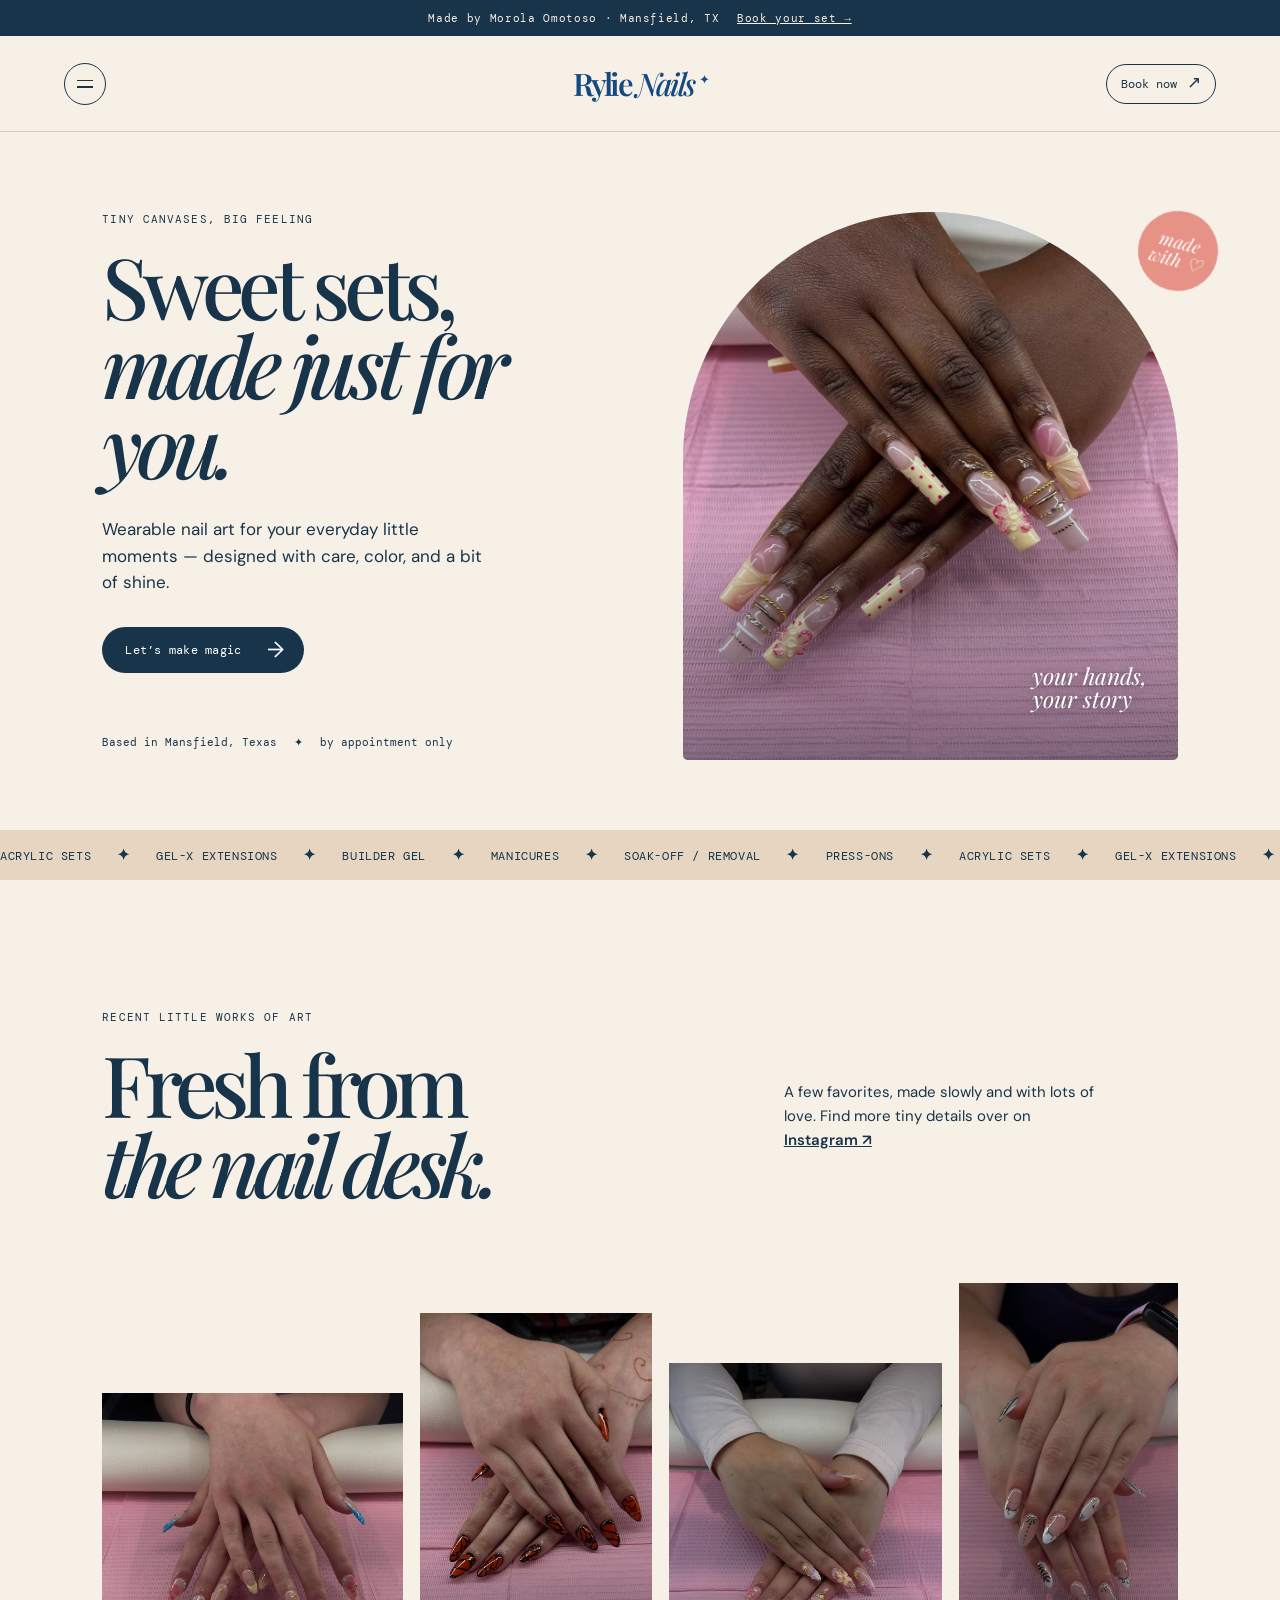
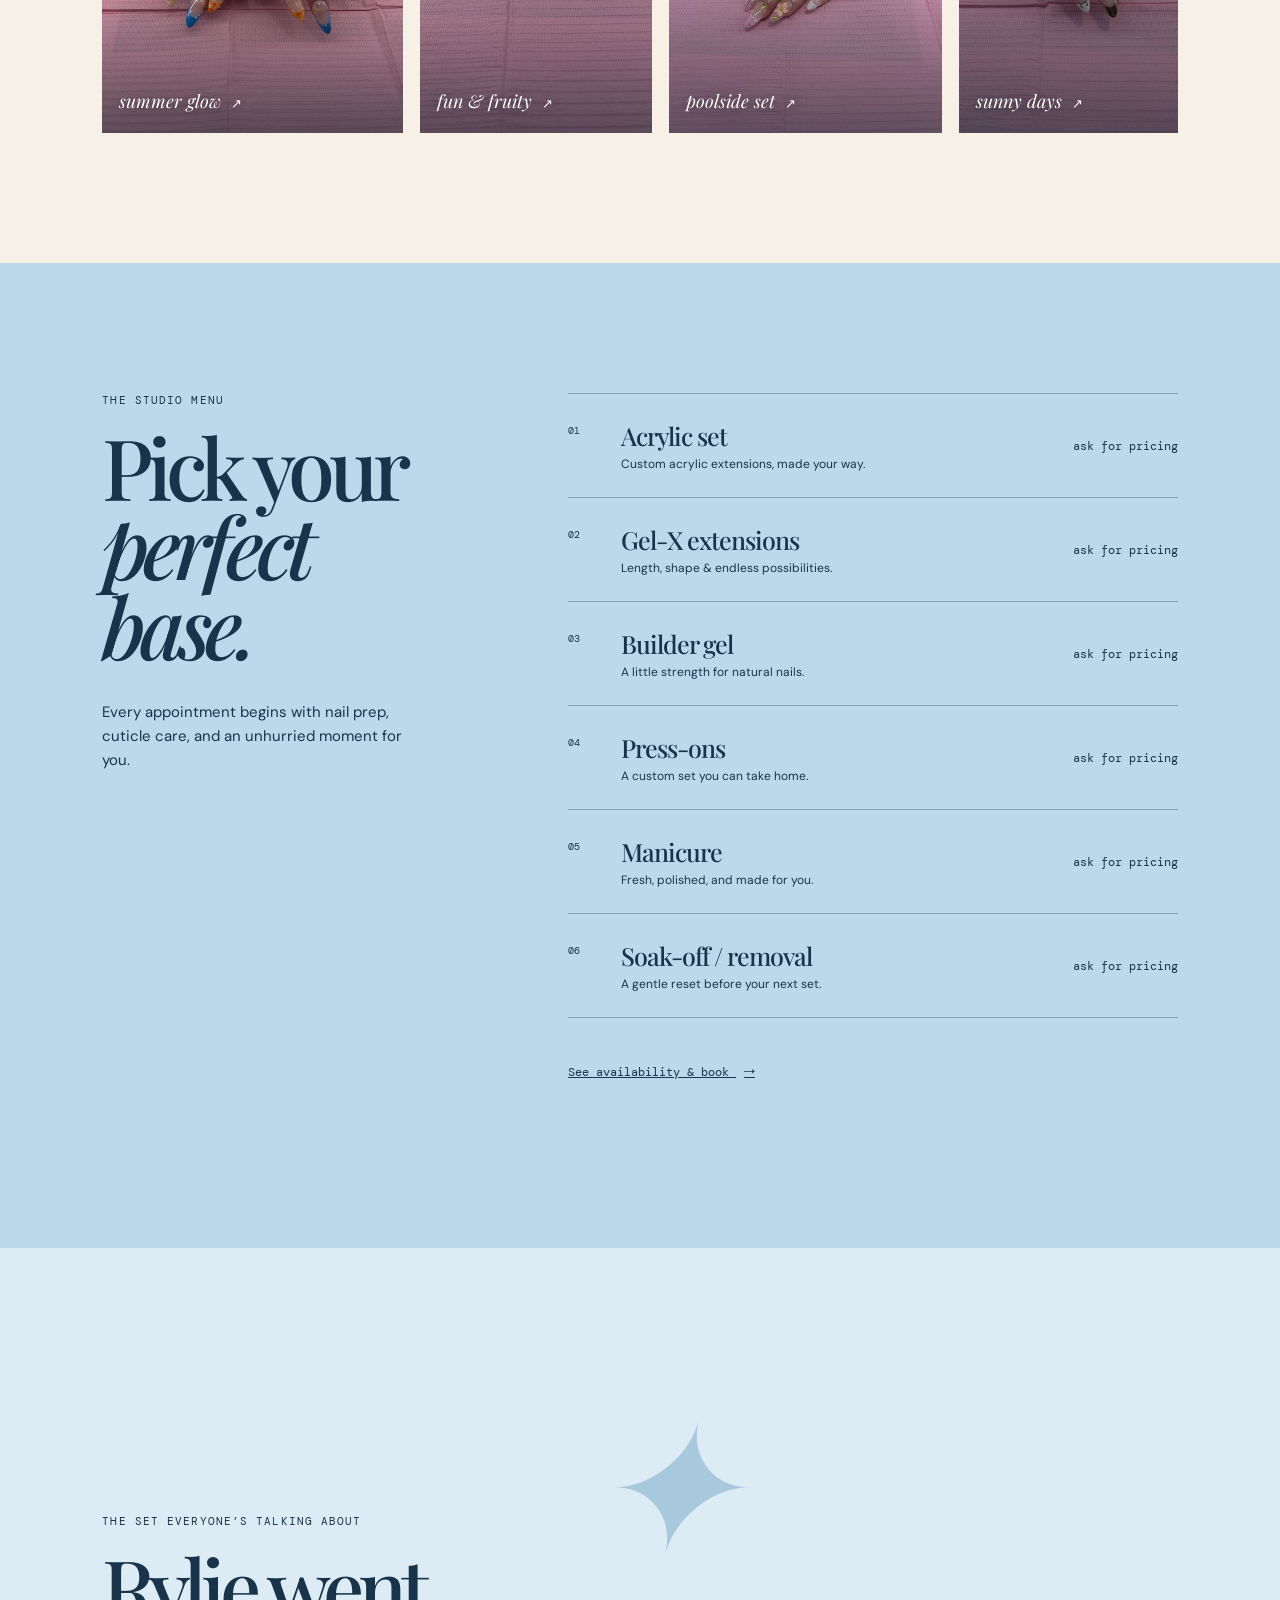
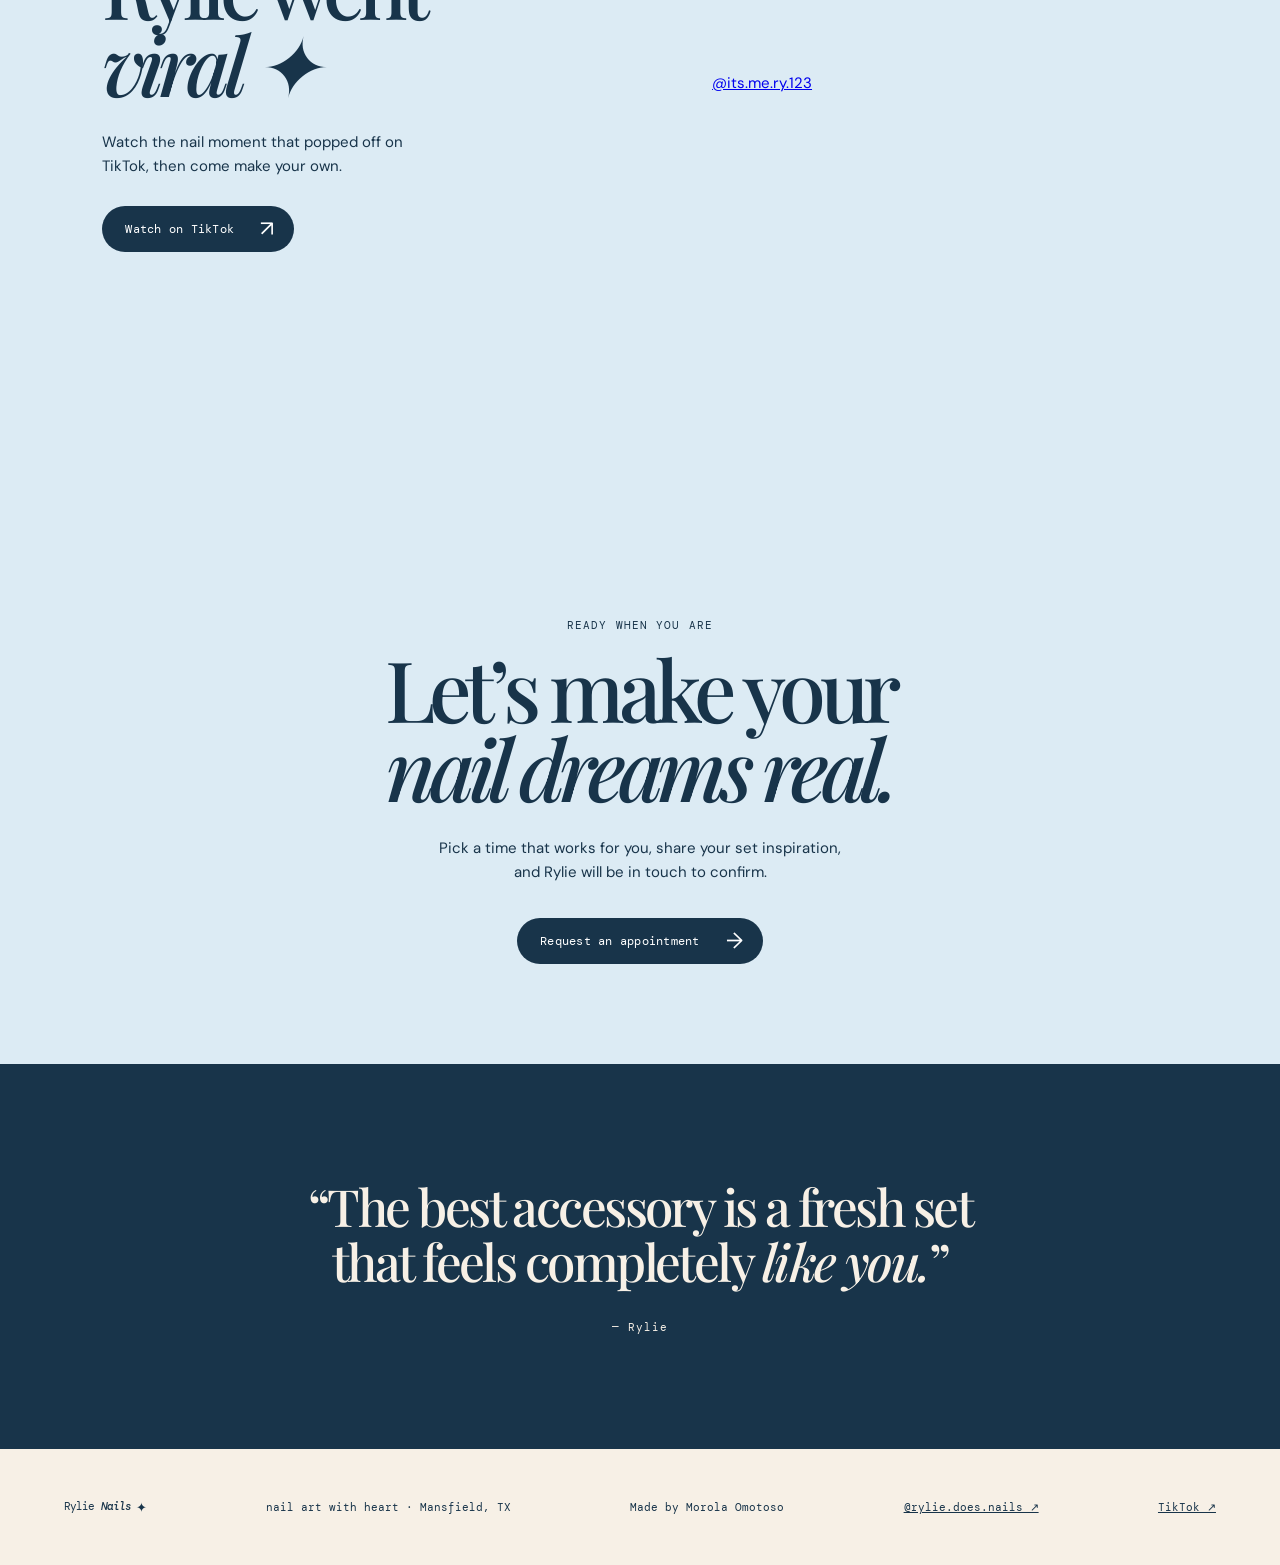
<file: index.html>
<!doctype html>
<html lang="en">
  <head>
    <meta charset="UTF-8" />
    <meta name="viewport" content="width=device-width, initial-scale=1.0" />
    <meta
      name="description"
      content="Rylie Does Nails — artful manicures with a little extra sparkle."
    />
    <title>Rylie Does Nails — Nail art, made sweet</title>
    <link rel="icon" type="image/png" href="assets/favicon.svg" />
    <link rel="preconnect" href="https://fonts.googleapis.com" />
    <link rel="preconnect" href="https://fonts.gstatic.com" crossorigin />
    <link
      href="https://fonts.googleapis.com/css2?family=DM+Mono:wght@400;500&family=DM+Sans:wght@400;500;600;700&family=Playfair+Display:ital,wght@0,500;0,600;1,500;1,600&display=swap"
      rel="stylesheet"
    />
    <link rel="stylesheet" href="styles.css" />
    <link rel="stylesheet" href="overrides.css" />
  </head>
  <body>
    <div class="announcement">
      Made by Morola Omotoso · Mansfield, TX
      <a href="book.html">Book your set →</a>
    </div>
    <header class="site-header">
      <button
        class="menu-toggle"
        type="button"
        aria-expanded="false"
        aria-controls="site-menu"
        aria-label="Open menu"
      >
        <span></span><span></span>
      </button>
      <a class="brand-name" href="#top" aria-label="Rylie Nails home"
        >Rylie <em>Nails</em><b>✦</b></a
      >
      <nav class="site-menu" id="site-menu" aria-label="Main navigation">
        <a href="index.html">Home</a><a href="work.html">Work</a
        ><a href="#menu">Menu</a><a href="book.html">Book</a
        ><a
          href="https://www.instagram.com/rylie.does.nails/"
          target="_blank"
          rel="noreferrer"
          >Instagram ↗</a
        >
        <a
          href="https://www.tiktok.com/@rylie.does.nails"
          target="_blank"
          rel="noreferrer"
          >TikTok ↗</a
        >
      </nav>
      <a class="mini-button" href="book.html">Book now <span>↗</span></a>
    </header>

    <main id="top">
      <section class="hero">
        <div class="hero-copy">
          <p class="eyebrow">Tiny canvases, big feeling</p>
          <h1>Sweet sets,<br /><i>made just for you.</i></h1>
          <p class="intro">
            Wearable nail art for your everyday little moments — designed with
            care, color, and a bit of shine.
          </p>
          <a class="button" href="book.html">Let’s make magic <span>→</span></a>
          <p class="hero-note">
            Based in Mansfield, Texas <span>✦</span> by appointment only
          </p>
        </div>
        <div class="hero-art" aria-label="A fresh nail set by Rylie Does Nails">
          <img
            src="assets/instagram-0.jpg"
            alt="Detailed pink and cream nail set by Rylie"
          />
          <p>your hands,<br />your story</p>
        </div>
        <div class="hero-sticker">made<br />with ♡</div>
      </section>

      <section class="marquee" aria-label="Services">
        <div class="marquee-track">
          <span
            >acrylic sets <b>✦</b> gel-x extensions <b>✦</b> builder gel
            <b>✦</b> manicures <b>✦</b> soak-off / removal <b>✦</b> press-ons
            <b>✦</b> acrylic sets <b>✦</b> gel-x extensions <b>✦</b> builder
            gel <b>✦</b> manicures <b>✦</b> soak-off / removal <b>✦</b>
            press-ons <b>✦</b> acrylic sets <b>✦</b> gel-x extensions <b>✦</b>
            builder gel <b>✦</b> manicures <b>✦</b> soak-off / removal
            <b>✦</b> press-ons <b>✦</b></span
          ><span aria-hidden="true"
            >acrylic sets <b>✦</b> gel-x extensions <b>✦</b> builder gel
            <b>✦</b> manicures <b>✦</b> soak-off / removal <b>✦</b> press-ons
            <b>✦</b> acrylic sets <b>✦</b> gel-x extensions <b>✦</b> builder
            gel <b>✦</b> manicures <b>✦</b> soak-off / removal <b>✦</b>
            press-ons <b>✦</b> acrylic sets <b>✦</b> gel-x extensions <b>✦</b>
            builder gel <b>✦</b> manicures <b>✦</b> soak-off / removal
            <b>✦</b> press-ons <b>✦</b></span
          >
        </div>
      </section>

      <section class="work section" id="work">
        <div class="section-heading">
          <p class="eyebrow">Recent little works of art</p>
          <h2>Fresh from<br /><i>the nail desk.</i></h2>
        </div>
        <p class="section-copy">
          A few favorites, made slowly and with lots of love. Find more tiny
          details over on
          <a
            href="https://www.instagram.com/rylie.does.nails/"
            target="_blank"
            rel="noreferrer"
            >Instagram ↗</a
          >
        </p>
        <div class="gallery">
          <a
            class="gallery-card card-1"
            href="https://www.instagram.com/p/DZ0-G9RFtr5/"
            target="_blank"
            rel="noreferrer"
            ><img src="assets/instagram-1.jpg" alt="Summer nail set by Rylie" />
            <p>summer glow <em>↗</em></p></a
          >
          <a
            class="gallery-card card-2"
            href="https://www.instagram.com/p/DZ0WWt3lrMQ/"
            target="_blank"
            rel="noreferrer"
            ><img src="assets/instagram-2.jpg" alt="Summer nail art by Rylie" />
            <p>fun &amp; fruity <em>↗</em></p></a
          >
          <a
            class="gallery-card card-3"
            href="https://www.instagram.com/p/DZ0KZZqFjGx/"
            target="_blank"
            rel="noreferrer"
            ><img
              src="assets/instagram-3.jpg"
              alt="Detailed bright nail set by Rylie"
            />
            <p>poolside set <em>↗</em></p></a
          >
          <a
            class="gallery-card card-4"
            href="https://www.instagram.com/p/DZKNNkzFgdd/"
            target="_blank"
            rel="noreferrer"
            ><img src="assets/instagram-4.jpg" alt="Summer manicure by Rylie" />
            <p>sunny days <em>↗</em></p></a
          >
        </div>
      </section>

      <section class="menu section" id="menu">
        <div class="menu-heading">
          <p class="eyebrow">The studio menu</p>
          <h2>Pick your<br /><i>perfect base.</i></h2>
          <p>
            Every appointment begins with nail prep, cuticle care, and an
            unhurried moment for you.
          </p>
        </div>
        <div class="price-list">
          <div class="price">
            <div>
              <span class="number">01</span>
              <h3>Acrylic set</h3>
              <p>Custom acrylic extensions, made your way.</p>
            </div>
            <strong>ask for pricing</strong>
          </div>
          <div class="price">
            <div>
              <span class="number">02</span>
              <h3>Gel-X extensions</h3>
              <p>Length, shape &amp; endless possibilities.</p>
            </div>
            <strong>ask for pricing</strong>
          </div>
          <div class="price">
            <div>
              <span class="number">03</span>
              <h3>Builder gel</h3>
              <p>A little strength for natural nails.</p>
            </div>
            <strong>ask for pricing</strong>
          </div>
          <div class="price">
            <div>
              <span class="number">04</span>
              <h3>Press-ons</h3>
              <p>A custom set you can take home.</p>
            </div>
            <strong>ask for pricing</strong>
          </div>
          <div class="price">
            <div>
              <span class="number">05</span>
              <h3>Manicure</h3>
              <p>Fresh, polished, and made for you.</p>
            </div>
            <strong>ask for pricing</strong>
          </div>
          <div class="price">
            <div>
              <span class="number">06</span>
              <h3>Soak-off / removal</h3>
              <p>A gentle reset before your next set.</p>
            </div>
            <strong>ask for pricing</strong>
          </div>
        </div>
        <a class="text-link" href="book.html"
          >See availability &amp; book <span>→</span></a
        >
      </section>

      <section class="viral-section">
        <div class="viral-copy">
          <p class="eyebrow">The set everyone’s talking about</p>
          <h2>Rylie went<br /><i>viral ✦</i></h2>
          <p>
            Watch the nail moment that popped off on TikTok, then come make your
            own.
          </p>
          <a
            class="button"
            href="https://www.tiktok.com/@its.me.ry.123/video/7511766101227883822"
            target="_blank"
            rel="noreferrer"
            >Watch on TikTok <span>↗</span></a
          >
        </div>
        <div class="tiktok-frame">
          <blockquote
            class="tiktok-embed"
            cite="https://www.tiktok.com/@its.me.ry.123/video/7511766101227883822"
            data-video-id="7511766101227883822"
            style="max-width: 605px; min-width: 325px"
          >
            <section>
              <a
                target="_blank"
                rel="noreferrer"
                href="https://www.tiktok.com/@its.me.ry.123"
                >@its.me.ry.123</a
              >
            </section>
          </blockquote>
        </div>
      </section>

      <section class="section home-booking">
        <p class="eyebrow">Ready when you are</p>
        <h2>Let’s make your<br /><i>nail dreams real.</i></h2>
        <p class="home-booking-copy">
          Pick a time that works for you, share your set inspiration, and
          Rylie will be in touch to confirm.
        </p>
        <a class="button" href="book.html"
          >Request an appointment <span>→</span></a
        >
      </section>

      <section class="quote">
        <p>
          “The best accessory is a fresh set<br />that feels completely
          <i>like you.</i>”
        </p>
        <span>— Rylie</span>
      </section>
    </main>
    <footer>
      <a
        class="brand-name footer-brand"
        href="#top"
        aria-label="Rylie Nails home"
        >Rylie <em>Nails</em><b>✦</b></a
      >
      <p>nail art with heart · Mansfield, TX</p>
      <p>Made by Morola Omotoso</p>
      <a
        href="https://www.instagram.com/rylie.does.nails/"
        target="_blank"
        rel="noreferrer"
        >@rylie.does.nails ↗</a
      >
      <a
        href="https://www.tiktok.com/@rylie.does.nails"
        target="_blank"
        rel="noreferrer"
        >TikTok ↗</a
      >
    </footer>
    <script async src="https://www.tiktok.com/embed.js"></script>
    <script src="script.js"></script>
  </body>
</html>
</file>
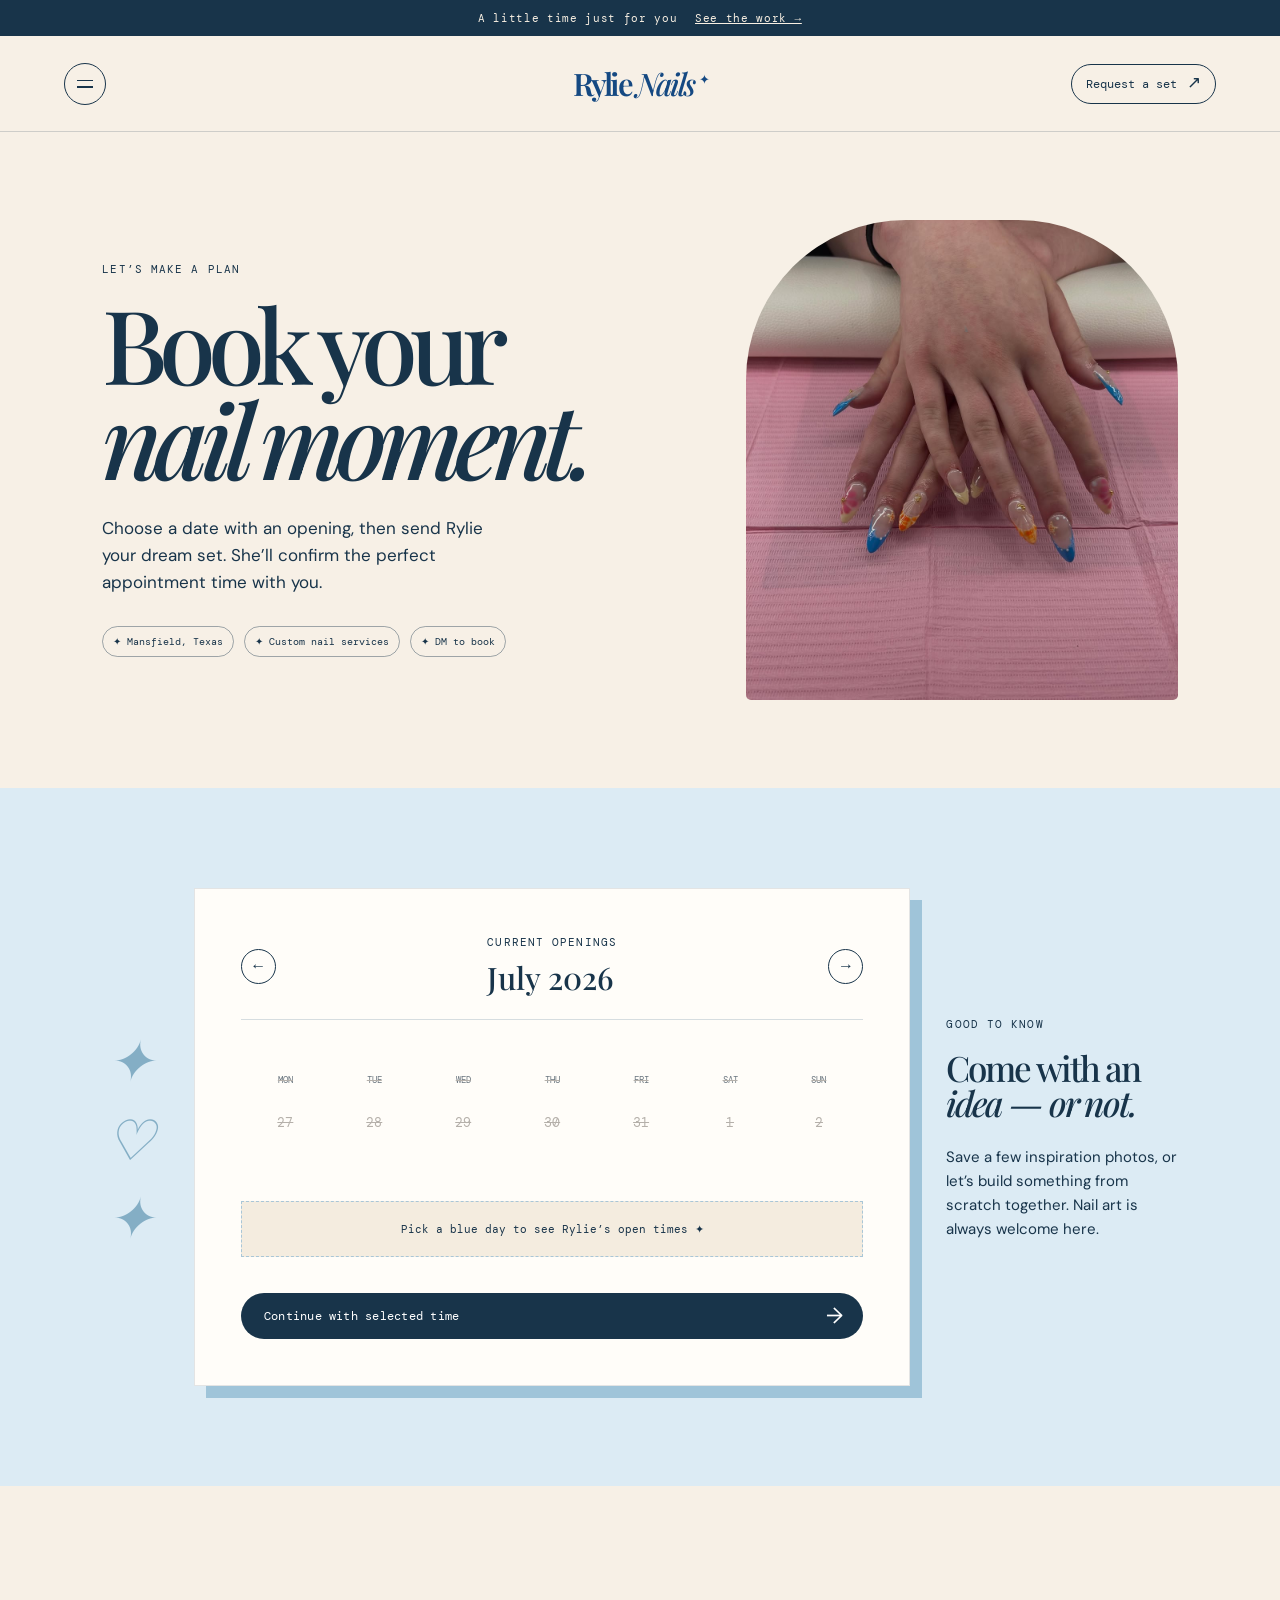
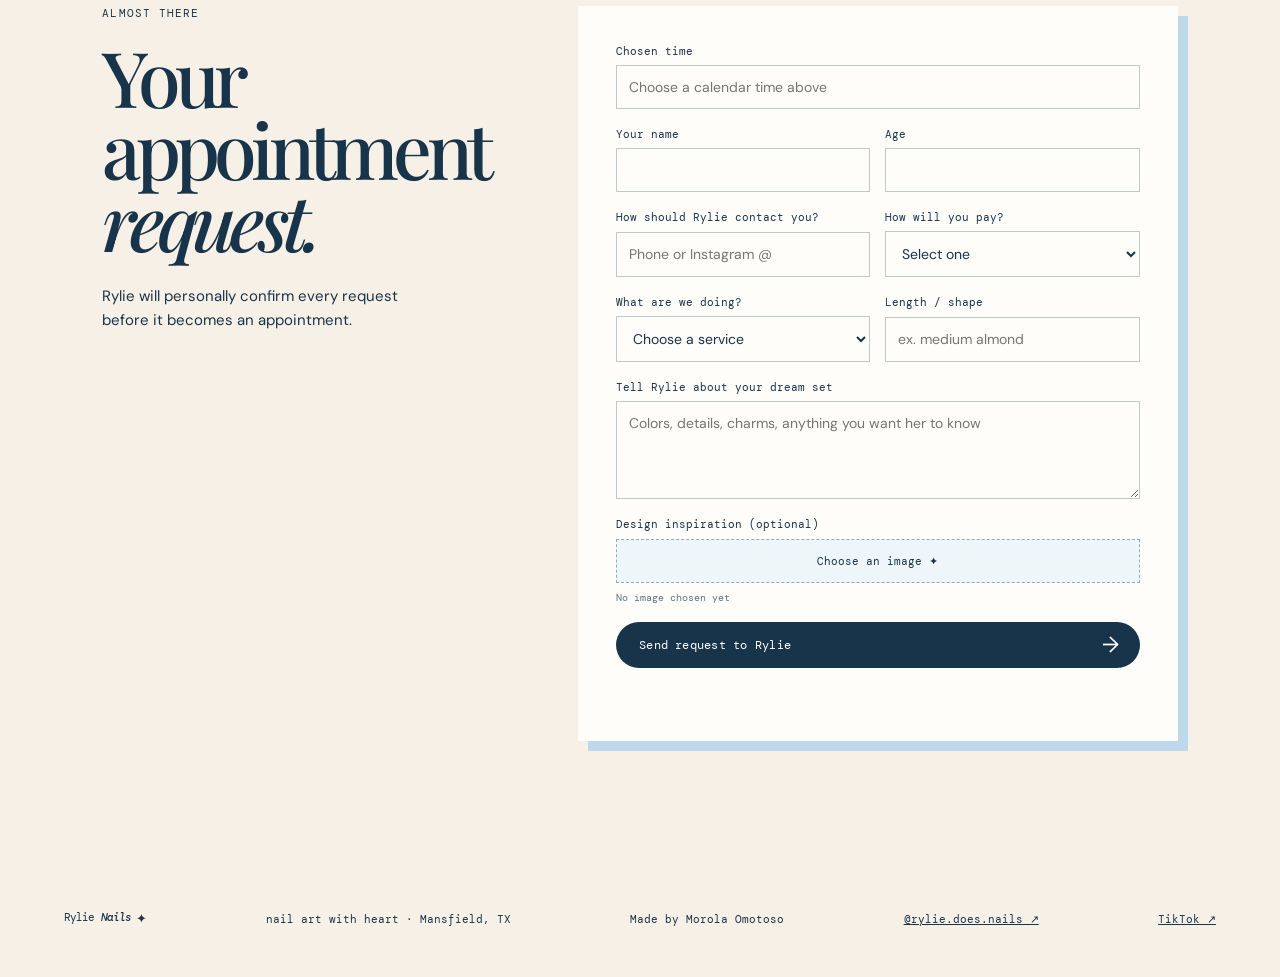
<file: book.html>
<!doctype html>
<html lang="en">
  <head>
    <meta charset="UTF-8" />
    <meta name="viewport" content="width=device-width,initial-scale=1.0" />
    <title>Book — Rylie Does Nails</title>
    <link rel="icon" type="image/png" href="assets/favicon.svg" />
    <link rel="preconnect" href="https://fonts.googleapis.com" />
    <link rel="preconnect" href="https://fonts.gstatic.com" crossorigin />
    <link
      href="https://fonts.googleapis.com/css2?family=DM+Mono:wght@400;500&family=DM+Sans:wght@400;500;600;700&family=Playfair+Display:ital,wght@0,500;0,600;1,500;1,600&display=swap"
      rel="stylesheet"
    />
    <link rel="stylesheet" href="styles.css" />
    <link rel="stylesheet" href="overrides.css" />
  </head>
  <body class="inner-page booking-page">
    <div class="announcement">
      A little time just for you <a href="work.html">See the work →</a>
    </div>
    <header class="site-header">
      <button
        class="menu-toggle"
        type="button"
        aria-expanded="false"
        aria-controls="site-menu"
        aria-label="Open menu"
      >
        <span></span><span></span>
      </button>
      <a class="brand-name" href="index.html" aria-label="Rylie Nails home"
        >Rylie <em>Nails</em><b>✦</b></a
      >
      <nav class="site-menu" id="site-menu" aria-label="Main navigation">
        <a href="index.html">Home</a><a href="work.html">Work</a
        ><a href="index.html#menu">Menu</a><a href="book.html">Book</a
        ><a
          href="https://www.instagram.com/rylie.does.nails/"
          target="_blank"
          rel="noreferrer"
          >Instagram ↗</a
        >
        <a
          href="https://www.tiktok.com/@rylie.does.nails"
          target="_blank"
          rel="noreferrer"
          >TikTok ↗</a
        >
      </nav>
      <a class="mini-button" href="#booking-form"
        >Request a set <span>↗</span></a
      >
    </header>
    <main>
      <section class="book-hero">
        <div>
          <p class="eyebrow">Let’s make a plan</p>
          <h1>Book your<br /><i>nail moment.</i></h1>
          <p>
            Choose a date with an opening, then send Rylie your dream set.
            She’ll confirm the perfect appointment time with you.
          </p>
          <div class="book-details">
            <span>✦ Mansfield, Texas</span
            ><span>✦ Custom nail services</span><span>✦ DM to book</span>
          </div>
        </div>
        <img
          src="assets/instagram-1.jpg"
          alt="Fresh summer manicure by Rylie"
        />
      </section>
      <section class="booking-calendar-section">
        <div class="calendar-decoration">✦<br />♡<br />✦</div>
        <div class="pretty-calendar">
          <div class="calendar-top">
            <button id="previous" aria-label="Previous week">←</button>
            <div>
              <p class="eyebrow">Current openings</p>
              <h2 id="calendarTitle">August 2026</h2>
            </div>
            <button id="next" aria-label="Next week">→</button>
          </div>
          <div class="calendar-days" id="calendar"></div>
          <div class="selected-slot" id="slotMessage">
            Pick a blue day to see Rylie’s open times ✦
          </div>
          <div class="time-slots" id="timeSlots" aria-live="polite"></div>
          <a class="button calendar-button" id="book" href="#booking-form"
            >Continue with selected time <span>→</span></a
          >
        </div>
        <div class="calendar-note">
          <p class="eyebrow">Good to know</p>
          <h3>Come with an<br /><i>idea — or not.</i></h3>
          <p>
            Save a few inspiration photos, or let’s build something from scratch
            together. Nail art is always welcome here.
          </p>
        </div>
      </section>
      <section class="request-section" id="booking-form">
        <div>
          <p class="eyebrow">Almost there</p>
          <h2>Your appointment<br /><i>request.</i></h2>
          <p>
            Rylie will personally confirm every request before it becomes an
            appointment.
          </p>
        </div>
        <form class="booking-form" id="bookingForm">
          <div class="form-row">
            <label
              >Chosen time<input
                id="chosenSlot"
                name="appointment"
                placeholder="Choose a calendar time above"
                required
                readonly
            /></label>
          </div>
          <div class="form-row split">
            <label
              >Your name<input
                name="name"
                autocomplete="name"
                required /></label
            ><label
              >Age<input name="age" type="number" min="13" max="99" required
            /></label>
          </div>
          <div class="form-row split">
            <label
              >How should Rylie contact you?<input
                name="contact"
                placeholder="Phone or Instagram @"
                required /></label
            ><label
              >How will you pay?<select name="payment" required>
                <option value="">Select one</option>
                <option>Cash</option>
                <option>Cash App</option>
                <option>Zelle</option>
                <option>Apple Pay</option>
                <option>Card at appointment</option>
              </select></label
            >
          </div>
          <div class="form-row split">
            <label
              >What are we doing?<select name="service" required>
                <option value="">Choose a service</option>
                <option>Gel-X extensions</option>
                <option>Acrylic set</option>
                <option>Builder gel</option>
                <option>Manicure</option>
                <option>Soak-off / removal</option>
                <option>Press-ons</option>
                <option>Structured manicure</option>
              </select></label
            ><label
              >Length / shape<input
                name="shape"
                placeholder="ex. medium almond"
            /></label>
          </div>
          <div class="form-row">
            <label
              >Tell Rylie about your dream set<textarea
                name="notes"
                rows="4"
                placeholder="Colors, details, charms, anything you want her to know"
              ></textarea>
            </label>
          </div>
          <div class="form-row">
            <span class="upload-title">Design inspiration (optional)</span>
            <input class="image-input" id="designUpload" name="design" type="file" accept="image/png,image/jpeg,image/webp" />
            <label class="upload-button" for="designUpload">Choose an image ✦</label>
            <span class="file-name" id="fileName">No image chosen yet</span>
          </div>
          <button class="button submit-request" type="submit">
            Send request to Rylie <span>→</span>
          </button>
          <p class="form-status" id="formStatus" aria-live="polite"></p>
        </form>
      </section>
    </main>
    <footer>
      <a class="brand-name footer-brand" href="index.html"
        >Rylie <em>Nails</em><b>✦</b></a
      >
      <p>nail art with heart · Mansfield, TX</p>
      <p>Made by Morola Omotoso</p>
      <a
        href="https://www.instagram.com/rylie.does.nails/"
        target="_blank"
        rel="noreferrer"
        >@rylie.does.nails ↗</a
      >
      <a
        href="https://www.tiktok.com/@rylie.does.nails"
        target="_blank"
        rel="noreferrer"
        >TikTok ↗</a
      >
    </footer>
    <script src="config.js"></script>
    <script src="script.js"></script>
  </body>
</html>
</file>
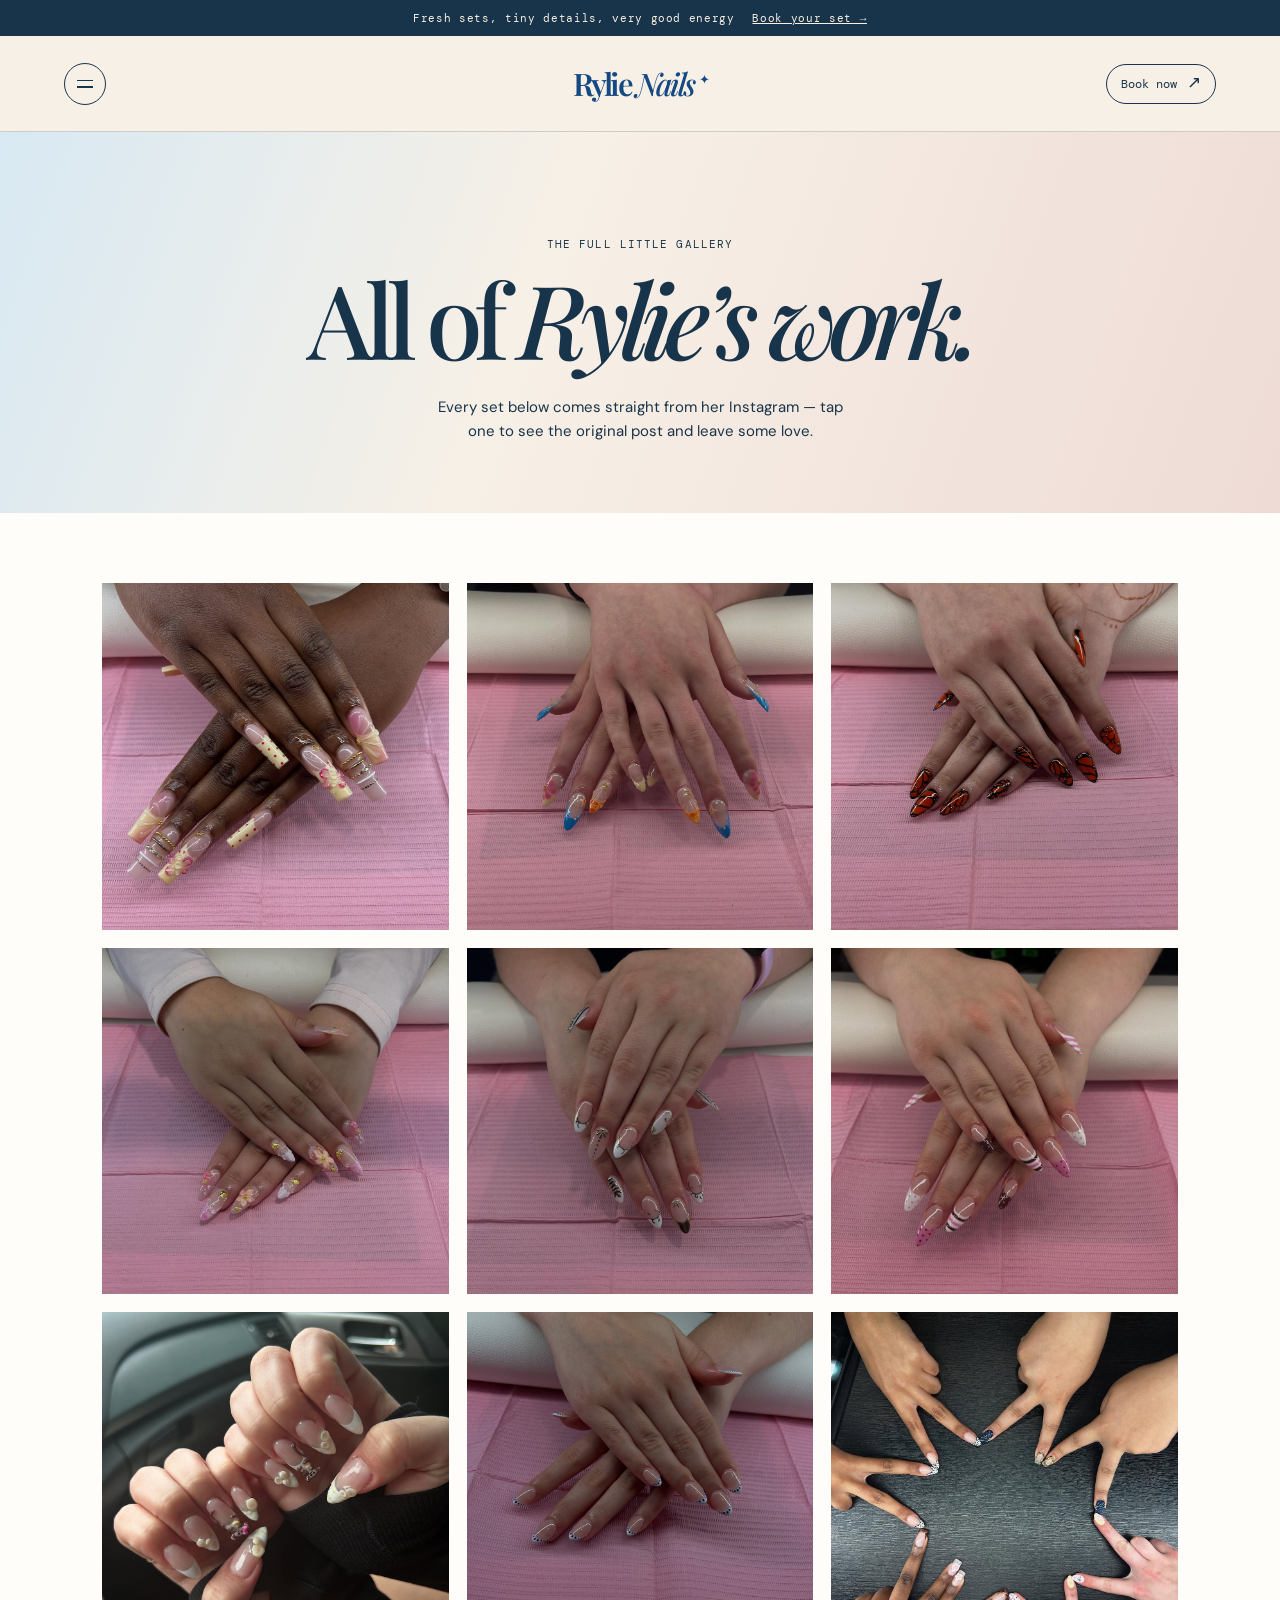
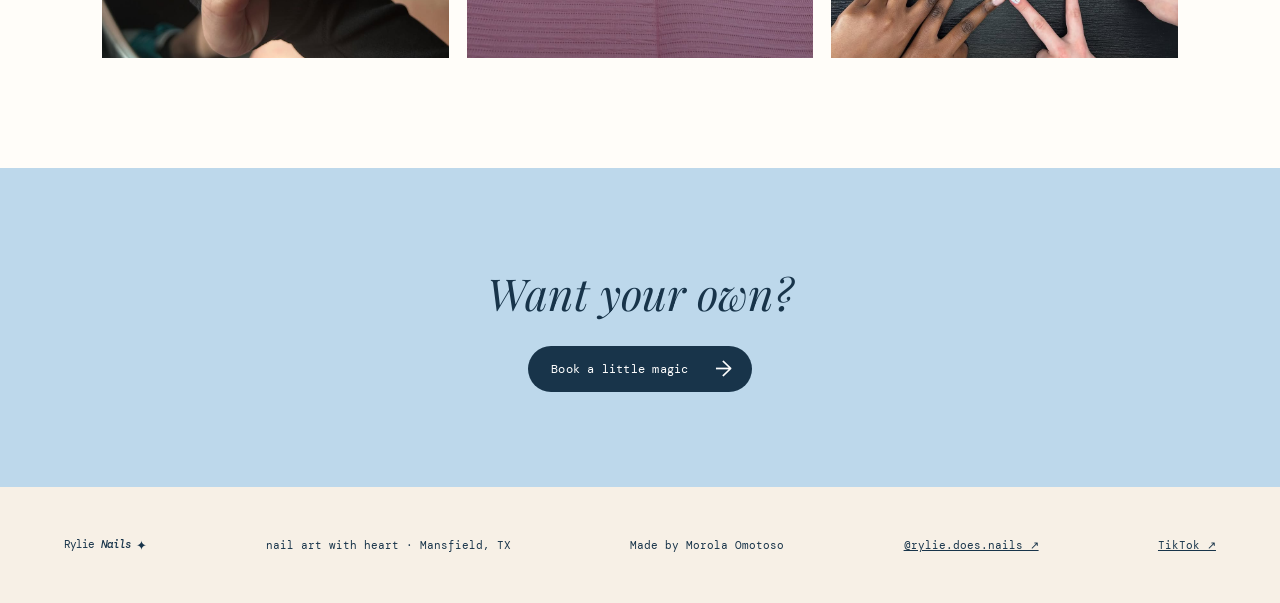
<file: work.html>
<!doctype html>
<html lang="en">
  <head>
    <meta charset="UTF-8" />
    <meta name="viewport" content="width=device-width,initial-scale=1.0" />
    <title>Work — Rylie Does Nails</title>
    <link rel="icon" type="image/png" href="assets/favicon.svg" />
    <link rel="preconnect" href="https://fonts.googleapis.com" />
    <link rel="preconnect" href="https://fonts.gstatic.com" crossorigin />
    <link
      href="https://fonts.googleapis.com/css2?family=DM+Mono:wght@400;500&family=DM+Sans:wght@400;500;600;700&family=Playfair+Display:ital,wght@0,500;0,600;1,500;1,600&display=swap"
      rel="stylesheet"
    />
    <link rel="stylesheet" href="styles.css" />
    <link rel="stylesheet" href="overrides.css" />
  </head>
  <body class="inner-page">
    <div class="announcement">
      Fresh sets, tiny details, very good energy
      <a href="book.html">Book your set →</a>
    </div>
    <header class="site-header">
      <button
        class="menu-toggle"
        type="button"
        aria-expanded="false"
        aria-controls="site-menu"
        aria-label="Open menu"
      >
        <span></span><span></span>
      </button>
      <a class="brand-name" href="index.html" aria-label="Rylie Nails home"
        >Rylie <em>Nails</em><b>✦</b></a
      >
      <nav class="site-menu" id="site-menu" aria-label="Main navigation">
        <a href="index.html">Home</a><a href="work.html">Work</a
        ><a href="index.html#menu">Menu</a><a href="book.html">Book</a
        ><a
          href="https://www.instagram.com/rylie.does.nails/"
          target="_blank"
          rel="noreferrer"
          >Instagram ↗</a
        >
        <a
          href="https://www.tiktok.com/@rylie.does.nails"
          target="_blank"
          rel="noreferrer"
          >TikTok ↗</a
        >
      </nav>
      <a class="mini-button" href="book.html">Book now <span>↗</span></a>
    </header>
    <main>
      <section class="work-hero">
        <p class="eyebrow">The full little gallery</p>
        <h1>All of <i>Rylie’s work.</i></h1>
        <p>
          Every set below comes straight from her Instagram — tap one to see the
          original post and leave some love.
        </p>
      </section>
      <section
        class="instagram-grid"
        aria-label="Rylie Does Nails Instagram work"
      >
        <a
          href="https://www.instagram.com/p/DaR6Q0WFp4o/"
          target="_blank"
          rel="noreferrer"
          ><img src="assets/instagram-0.jpg" alt="Nail art by Rylie" /><span
            >view post ↗</span
          ></a
        ><a
          href="https://www.instagram.com/p/DZ0-G9RFtr5/"
          target="_blank"
          rel="noreferrer"
          ><img src="assets/instagram-1.jpg" alt="Nail art by Rylie" /><span
            >view post ↗</span
          ></a
        ><a
          href="https://www.instagram.com/p/DZ0WWt3lrMQ/"
          target="_blank"
          rel="noreferrer"
          ><img src="assets/instagram-2.jpg" alt="Nail art by Rylie" /><span
            >view post ↗</span
          ></a
        ><a
          href="https://www.instagram.com/p/DZ0KZZqFjGx/"
          target="_blank"
          rel="noreferrer"
          ><img src="assets/instagram-3.jpg" alt="Nail art by Rylie" /><span
            >view post ↗</span
          ></a
        ><a
          href="https://www.instagram.com/p/DZKNNkzFgdd/"
          target="_blank"
          rel="noreferrer"
          ><img src="assets/instagram-4.jpg" alt="Nail art by Rylie" /><span
            >view post ↗</span
          ></a
        ><a
          href="https://www.instagram.com/p/DW49YkFFrwN/"
          target="_blank"
          rel="noreferrer"
          ><img src="assets/instagram-5.jpg" alt="Nail art by Rylie" /><span
            >view post ↗</span
          ></a
        ><a
          href="https://www.instagram.com/p/DKvFp0epmbf/"
          target="_blank"
          rel="noreferrer"
          ><img src="assets/instagram-6.jpg" alt="Nail art by Rylie" /><span
            >view post ↗</span
          ></a
        ><a
          href="https://www.instagram.com/p/DKdYMjJpuQw/"
          target="_blank"
          rel="noreferrer"
          ><img src="assets/instagram-7.jpg" alt="Nail art by Rylie" /><span
            >view post ↗</span
          ></a
        ><a
          href="https://www.instagram.com/p/DHjZuHKJ7yC/"
          target="_blank"
          rel="noreferrer"
          ><img src="assets/instagram-8.jpg" alt="Nail art by Rylie" /><span
            >view post ↗</span
          ></a
        >
      </section>
      <section class="work-cta">
        <p>Want your own?</p>
        <a class="button" href="book.html"
          >Book a little magic <span>→</span></a
        >
      </section>
    </main>
    <footer>
      <a class="brand-name footer-brand" href="index.html"
        >Rylie <em>Nails</em><b>✦</b></a
      >
      <p>nail art with heart · Mansfield, TX</p>
      <p>Made by Morola Omotoso</p>
      <a
        href="https://www.instagram.com/rylie.does.nails/"
        target="_blank"
        rel="noreferrer"
        >@rylie.does.nails ↗</a
      >
      <a
        href="https://www.tiktok.com/@rylie.does.nails"
        target="_blank"
        rel="noreferrer"
        >TikTok ↗</a
      >
    </footer>
    <script src="script.js"></script>
  </body>
</html>
</file>
<file: styles.css>
:root{--ink:#18344a;--blue:#bdd8eb;--sky:#dcebf4;--cream:#f7f0e6;--oat:#e7d7c4;--coral:#e69286;--white:#fffdf9;--mono:'DM Mono',monospace;--serif:'Playfair Display',serif;--sans:'DM Sans',sans-serif}*{box-sizing:border-box}html{scroll-behavior:smooth}body{margin:0;background:var(--cream);color:var(--ink);font-family:var(--sans);font-size:15px}.announcement{height:36px;background:var(--ink);color:#f9f0e3;text-align:center;font:11px var(--mono);letter-spacing:.06em;padding:11px}.announcement a{color:#f9f0e3;margin-left:10px}.site-header{height:96px;display:flex;align-items:center;justify-content:space-between;padding:0 5vw;border-bottom:1px solid rgba(24,52,74,.18)}.brand-logo{width:128px;height:68px;overflow:hidden;display:block;position:relative}.brand-logo img{position:absolute;width:193px;max-width:none;height:auto;left:-32px;top:-26px}.footer-logo{width:150px;height:80px}.footer-logo img{width:228px;left:-38px;top:-31px}.site-header nav{display:flex;gap:28px}.site-header nav a,.mini-button{font:12px var(--mono);color:var(--ink);text-decoration:none}.mini-button{border:1px solid var(--ink);padding:11px 14px;border-radius:30px}.mini-button span{font-size:17px;line-height:0;margin-left:3px}.hero{min-height:640px;padding:80px 8vw 70px;display:grid;grid-template-columns:1.03fr .97fr;gap:56px;position:relative;overflow:hidden}.eyebrow{font:11px var(--mono);letter-spacing:.1em;text-transform:uppercase;margin:0 0 20px}.hero h1,.section h2{font:500 clamp(48px,6.6vw,88px)/.94 var(--serif);letter-spacing:-.075em;margin:0}.hero h1 i,.section h2 i{font-weight:500}.intro{font-size:17px;line-height:1.55;max-width:385px;margin:32px 0}.button{display:inline-flex;align-items:center;gap:26px;background:var(--ink);color:white;text-decoration:none;border-radius:30px;padding:15px 20px 15px 23px;font:12px var(--mono);letter-spacing:.02em}.button span{font:22px var(--sans);line-height:10px}.hero-note{font:11px var(--mono);margin-top:62px}.hero-note span{margin:0 10px}.hero-art{min-height:458px;background:var(--blue);border-radius:260px 260px 5px 5px;position:relative;overflow:hidden}.hero-art .sun{position:absolute;width:290px;height:290px;border-radius:50%;background:#f8e7cd;right:-50px;top:-45px}.hero-art .shape{position:absolute;border-radius:50%;border:1px solid rgba(24,52,74,.15)}.shape.one{height:340px;width:340px;bottom:-180px;left:-60px}.shape.two{height:200px;width:200px;bottom:-120px;right:55px;background:#9ebed2}.hero-art p{position:absolute;right:31px;bottom:27px;font:italic 23px/1 var(--serif);z-index:2}.hand{position:absolute;background:#e8c4a8;width:142px;height:275px;border-radius:68px 68px 40px 40px;bottom:-40px;z-index:1;transform:rotate(18deg)}.hand-a{left:114px}.hand-b{left:255px;bottom:-70px;transform:rotate(-24deg);background:#ecc9ac}.hand span{position:absolute;background:#e8c4a8;width:26px;height:105px;border-radius:20px;top:-55px}.hand span:after{content:'';display:block;width:28px;height:38px;background:#f7f0e6;border:2px solid #e69286;border-radius:14px 14px 9px 9px;transform:translate(-1px,-5px)}.hand span:nth-child(1){left:9px}.hand span:nth-child(2){left:41px;top:-70px}.hand span:nth-child(3){left:73px;top:-60px}.hand span:nth-child(4){left:105px;top:-43px}.hero-sticker{position:absolute;right:4.5vw;top:75px;width:88px;height:88px;border-radius:50%;background:var(--coral);display:grid;place-items:center;text-align:center;color:white;font:italic 18px/1 var(--serif);transform:rotate(15deg);border:4px solid var(--cream)}.marquee{overflow:hidden;background:#e5d5c1;padding:15px 0;white-space:nowrap;font:12px var(--mono);text-transform:uppercase;letter-spacing:.05em}.marquee div{display:inline-block;animation:scroll 28s linear infinite}.marquee b{margin:0 18px;font-size:15px}@keyframes scroll{to{transform:translateX(-40%)}}.section{padding:130px 8vw}.work{display:grid;grid-template-columns:1.25fr .75fr;gap:25px}.section-copy{max-width:310px;line-height:1.6;margin:70px 0 0}.section-copy a{color:var(--ink);font-weight:600}.gallery{grid-column:1/-1;display:grid;grid-template-columns:1.1fr .85fr 1fr .8fr;align-items:end;gap:17px;margin-top:55px}.gallery-card{height:340px;padding:20px;position:relative;overflow:hidden;background:var(--sky)}.gallery-card:nth-child(2){height:420px;background:#d5c3b2}.gallery-card:nth-child(3){height:370px;background:#e7dce0}.gallery-card:nth-child(4){height:450px;background:#b2cbdc}.gallery-card p{position:absolute;bottom:2px;left:17px;font:italic 18px var(--serif)}.gallery-card em{font:13px var(--mono);margin-left:5px}.nails{display:flex;gap:7px;justify-content:center;transform:rotate(-18deg);margin-top:105px}.nails span{width:37px;height:145px;background:#e6bda1;border-radius:30px 30px 16px 16px;position:relative}.nails span:after{content:'';position:absolute;top:-5px;left:2px;width:33px;height:45px;border-radius:18px 18px 12px 12px;background:#9fc9e2;border:2px solid #f7f0e6}.nails-pink{transform:rotate(20deg);margin-top:100px}.nails-pink span:after{background:#f4c4c0;border-color:#faeee7}.nails-flower{transform:rotate(-6deg);margin-top:120px}.nails-flower span:after{background:#f7f3e9;border-color:#78a9cb}.nails-flower span:nth-child(even):after{background:#e9a8a2}.nails-chrome{transform:rotate(30deg);margin-top:150px}.nails-chrome span:after{background:#ded8c7;border-color:#fff}.menu{background:var(--blue);display:grid;grid-template-columns:.75fr 1.25fr;gap:100px}.menu-heading>p:last-of-type{max-width:320px;line-height:1.6;margin-top:35px}.price-list{border-top:1px solid rgba(24,52,74,.35)}.price{display:flex;align-items:center;justify-content:space-between;gap:20px;padding:25px 0;border-bottom:1px solid rgba(24,52,74,.35)}.price>div{display:grid;grid-template-columns:45px 1fr;column-gap:8px}.number{grid-row:1/3;font:10px var(--mono);padding-top:5px}.price h3{margin:0;font:500 25px var(--serif);letter-spacing:-.04em}.price p{margin:4px 0 0;font-size:12px}.price strong{font:12px var(--mono);white-space:nowrap}.text-link{grid-column:2;color:var(--ink);margin-top:-60px;font:12px var(--mono)}.text-link span{font-size:18px;margin-left:8px}.availability{display:grid;grid-template-columns:.84fr 1.16fr;gap:100px;align-items:start}.availability-intro>p:not(.eyebrow){line-height:1.6;max-width:300px;margin-top:34px}.legend{display:flex;gap:15px;flex-wrap:wrap;margin-top:45px;font:10px var(--mono)}.legend i{display:inline-block;width:8px;height:8px;border-radius:50%;margin-right:4px}.open-dot{background:var(--ink)}.few-dot{background:var(--coral)}.closed-dot{background:#c8c1b9}.calendar-wrap{background:var(--white);padding:33px}.calendar-head{display:flex;align-items:center;justify-content:space-between;border-bottom:1px solid #ded9d0;padding-bottom:19px}.calendar-head h3{font:500 25px var(--serif);margin:0}.calendar-head button{border:0;background:none;font-size:22px;color:var(--ink);cursor:pointer}.calendar-days{display:grid;grid-template-columns:repeat(7,1fr);margin:22px 0}.day{text-align:center;padding:12px 3px;font:11px var(--mono)}.day .name{display:block;color:#6c7780;font-size:9px;margin-bottom:13px;text-transform:uppercase}.date{display:grid;place-items:center;width:32px;height:32px;border-radius:50%;margin:auto}.day.open .date,.day.few .date{cursor:pointer}.day.open .date{background:var(--ink);color:white}.day.few .date{background:var(--coral);color:white}.day.closed{color:#b5b0aa;text-decoration:line-through}.selected-slot{text-align:center;background:#eff6f9;padding:15px;font:11px var(--mono);min-height:42px}.calendar-button{margin-top:17px;width:100%;justify-content:space-between}.quote{background:var(--ink);color:var(--cream);text-align:center;padding:115px 30px}.quote p{font:500 clamp(30px,4vw,53px)/1.08 var(--serif);letter-spacing:-.05em;margin:0}.quote span{display:block;font:11px var(--mono);margin-top:31px;letter-spacing:.1em}footer{padding:40px 5vw;display:flex;justify-content:space-between;align-items:center}footer p,footer>a:not(.wordmark){font:11px var(--mono);color:var(--ink)}@media(max-width:760px){.site-header{height:75px;padding:0 6vw}.site-header nav{display:none}.mini-button{font-size:10px}.brand-logo{width:108px;height:58px}.brand-logo img{width:163px;left:-27px;top:-22px}.hero,.work,.menu,.availability{display:block;padding:75px 7vw}.hero{min-height:0}.hero-art{margin-top:60px;min-height:390px}.hero-sticker{right:5vw;top:430px}.gallery{grid-template-columns:1fr 1fr;gap:10px}.gallery-card,.gallery-card:nth-child(n){height:250px}.gallery-card:nth-child(2),.gallery-card:nth-child(4){margin-top:35px}.menu-heading{margin-bottom:55px}.text-link{display:block;margin:28px 0 0}.availability-intro{margin-bottom:55px}.calendar-wrap{padding:22px 12px}.section h2{font-size:56px}.price h3{font-size:21px}footer{display:block}footer p{margin:22px 0}.announcement{font-size:9px}}
</file>
<file: overrides.css>
.hero-art img {
  width: 100%;
  height: 100%;
  position: absolute;
  inset: 0;
  object-fit: cover;
  object-position: center;
}
.hero-art:after {
  content: "";
  position: absolute;
  inset: 0;
  background: linear-gradient(180deg, transparent 55%, rgba(15, 34, 48, 0.4));
}
.hero-art p {
  color: #fff;
  z-index: 2;
  text-shadow: 0 1px 10px rgba(0, 0, 0, 0.35);
}
.gallery-card {
  padding: 0;
  display: block;
  color: var(--ink);
  text-decoration: none;
}
.gallery-card img {
  width: 100%;
  height: 100%;
  object-fit: cover;
  display: block;
}
.gallery-card:after {
  content: "";
  position: absolute;
  inset: 0;
  background: linear-gradient(180deg, transparent 60%, rgba(15, 34, 48, 0.48));
  pointer-events: none;
}
.gallery-card p {
  z-index: 1;
  color: white;
  text-shadow: 0 1px 10px rgba(0, 0, 0, 0.4);
}
.work-hero {
  padding: 105px 8vw 70px;
  text-align: center;
  background: linear-gradient(110deg, #d8e9f3, #f7f0e6 42%, #eedbd5);
}
.work-hero h1,
.book-hero h1 {
  font: 500 clamp(54px, 8vw, 106px)/0.92 var(--serif);
  letter-spacing: -0.08em;
  margin: 0;
}
.work-hero p:not(.eyebrow) {
  max-width: 430px;
  line-height: 1.6;
  margin: 30px auto 0;
}
.instagram-grid {
  padding: 70px 8vw 110px;
  display: grid;
  grid-template-columns: repeat(3, 1fr);
  gap: 18px;
  background: var(--white);
}
.instagram-grid a {
  position: relative;
  aspect-ratio: 1;
  overflow: hidden;
  display: block;
  background: var(--sky);
}
.instagram-grid img {
  width: 100%;
  height: 100%;
  display: block;
  object-fit: cover;
  transition: transform 0.35s ease;
}
.instagram-grid a:hover img {
  transform: scale(1.05);
}
.instagram-grid span {
  position: absolute;
  inset: auto 14px 14px 14px;
  background: rgba(255, 253, 249, 0.92);
  border-radius: 30px;
  padding: 10px 13px;
  font: 10px var(--mono);
  color: var(--ink);
  transform: translateY(60px);
  transition: transform 0.35s ease;
}
.instagram-grid a:hover span {
  transform: translateY(0);
}
.work-cta {
  padding: 95px;
  text-align: center;
  background: var(--blue);
}
.work-cta p {
  font: italic 44px var(--serif);
  margin: 0 0 24px;
}
.book-hero {
  padding: 88px 8vw;
  display: grid;
  grid-template-columns: 1fr 0.78fr;
  gap: 90px;
  align-items: center;
  background: var(--cream);
}
.book-hero > div > p:not(.eyebrow) {
  font-size: 17px;
  line-height: 1.6;
  max-width: 400px;
  margin: 30px 0;
}
.book-hero > img {
  width: 100%;
  aspect-ratio: 0.9;
  object-fit: cover;
  border-radius: 160px 160px 5px 5px;
}
.book-details {
  display: flex;
  flex-wrap: wrap;
  gap: 10px;
}
.book-details span {
  font: 10px var(--mono);
  border: 1px solid rgba(24, 52, 74, 0.4);
  border-radius: 20px;
  padding: 8px 10px;
}
.booking-calendar-section {
  display: grid;
  grid-template-columns: 0.2fr 1.2fr 0.7fr;
  gap: 45px;
  padding: 100px 8vw;
  background: var(--sky);
  align-items: center;
}
.calendar-decoration {
  font: italic 56px/1.4 var(--serif);
  color: #84aec5;
  text-align: center;
}
.pretty-calendar {
  background: var(--white);
  padding: 36px;
  box-shadow: 12px 12px 0 #9fc4d9;
}
.calendar-top {
  display: flex;
  justify-content: space-between;
  align-items: center;
  border-bottom: 1px solid #d6dde0;
  padding-bottom: 21px;
}
.calendar-top .eyebrow {
  margin: 0 0 7px;
}
.calendar-top h2 {
  font: 500 31px var(--serif);
  margin: 0;
}
.calendar-top button {
  width: 35px;
  height: 35px;
  border: 1px solid var(--ink);
  border-radius: 50%;
  background: none;
  color: var(--ink);
  cursor: pointer;
  font-size: 16px;
}
.pretty-calendar .calendar-days {
  margin: 30px 0;
}
.pretty-calendar .day {
  padding: 12px 2px;
}
.pretty-calendar .date {
  width: 38px;
  height: 38px;
}
.pretty-calendar .selected-slot {
  background: #f4ecdf;
}
.time-slots {
  display: grid;
  grid-template-columns: repeat(2, 1fr);
  gap: 9px;
  margin: 15px 0 4px;
}
.time-slot {
  border: 1px solid #aac7d9;
  background: #fffdf9;
  color: var(--ink);
  padding: 12px;
  border-radius: 3px;
  font: 11px var(--mono);
  cursor: pointer;
  transition:
    transform 0.2s ease,
    background 0.2s ease;
}
.time-slot:hover,
.time-slot.is-selected {
  background: var(--ink);
  color: #fff;
  transform: rotate(-1deg) translateY(-2px);
}
.request-section {
  padding: 120px 8vw;
  display: grid;
  grid-template-columns: 0.75fr 1.25fr;
  gap: 90px;
  background: #f7f0e6;
}
.request-section h2 {
  font: 500 clamp(48px, 6vw, 78px)/0.94 var(--serif);
  letter-spacing: -0.075em;
  margin: 0;
}
.request-section > div > p:not(.eyebrow) {
  max-width: 300px;
  line-height: 1.6;
  margin-top: 28px;
}
.booking-form {
  background: #fffdf9;
  padding: 38px;
  box-shadow: 10px 10px 0 #bdd8eb;
}
.form-row {
  margin-bottom: 18px;
}
.form-row.split {
  display: grid;
  grid-template-columns: 1fr 1fr;
  gap: 15px;
}
.booking-form label {
  display: grid;
  gap: 7px;
  font: 11px var(--mono);
  color: var(--ink);
}
.booking-form input,
.booking-form select,
.booking-form textarea {
  width: 100%;
  border: 1px solid #bfc9cc;
  background: #fffdf9;
  color: var(--ink);
  padding: 12px;
  font: 14px var(--sans);
  border-radius: 0;
}
.booking-form textarea {
  resize: vertical;
}
.booking-form input:focus,
.booking-form select:focus,
.booking-form textarea:focus {
  outline: 2px solid #bdd8eb;
  border-color: #5b91b1;
}
.upload-title { display:block; font:11px var(--mono); color:var(--ink); margin-bottom:8px; }
.image-input { position:absolute; width:1px!important; height:1px; opacity:0; pointer-events:none; }
.upload-button {
  display:block;
  border: 1px dashed #8baec4;
  padding: 14px;
  text-align: center;
  cursor: pointer;
  background: #eef6fa;
}
.file-name { display:block; margin-top:8px; font:10px var(--mono); color:#5d7483; overflow:hidden; text-overflow:ellipsis; white-space:nowrap; }
.submit-request {
  border: 0;
  cursor: pointer;
  width: 100%;
  justify-content: space-between;
}
.form-status {
  min-height: 20px;
  margin: 15px 0 0;
  font: 11px var(--mono);
  color: #26669a;
}
.calendar-note h3 {
  font: 500 35px/0.98 var(--serif);
  letter-spacing: -0.06em;
  margin: 0;
}
.calendar-note > p:not(.eyebrow) {
  line-height: 1.6;
  margin-top: 25px;
}
.booking-page footer {
  background: var(--cream);
}
.viral-section {
  display: grid;
  grid-template-columns: 0.8fr 1.2fr;
  gap: 65px;
  align-items: center;
  padding: 110px 8vw;
  background: #dcebf4;
  overflow: hidden;
}
.viral-copy h2 {
  font: 500 clamp(52px, 6.4vw, 86px)/0.94 var(--serif);
  letter-spacing: -0.075em;
  margin: 0;
}
.viral-copy > p:not(.eyebrow) {
  max-width: 330px;
  line-height: 1.6;
  margin: 28px 0;
}
.tiktok-frame {
  display: grid;
  place-items: center;
  min-height: 650px;
  position: relative;
}
.tiktok-frame:before {
  content: "✦";
  position: absolute;
  font: italic 180px var(--serif);
  color: #a7c8dd;
  left: 3%;
  top: 0;
}
.tiktok-frame .tiktok-embed {
  z-index: 1;
  margin: 0 !important;
}
.site-header {
  position: relative;
  justify-content: flex-end;
}
.brand-logo {
  display: none;
}
.brand-name {
  position: absolute;
  left: 50%;
  transform: translateX(-50%);
  color: #154982;
  text-decoration: none;
  font: 600 31px/0.8 var(--serif);
  letter-spacing: -0.08em;
  white-space: nowrap;
}
.brand-name em {
  font-style: italic;
  font-weight: 500;
}
.brand-name b {
  font: 13px var(--mono);
  vertical-align: top;
  margin-left: 5px;
}
.menu-toggle {
  position: absolute;
  left: 5vw;
  top: 50%;
  transform: translateY(-50%);
  width: 42px;
  height: 42px;
  border: 1px solid var(--ink);
  border-radius: 50%;
  background: var(--cream);
  display: grid;
  place-content: center;
  gap: 5px;
  cursor: pointer;
  z-index: 21;
  transition:
    transform 0.25s ease,
    background 0.25s ease;
}
.menu-toggle:hover {
  transform: translateY(-50%) rotate(-9deg) scale(1.06);
  background: var(--blue);
}
.menu-toggle span {
  display: block;
  width: 16px;
  height: 1.5px;
  background: var(--ink);
  transition: transform 0.25s ease;
}
.menu-toggle.is-open span:first-child {
  transform: translateY(3.25px) rotate(45deg);
}
.menu-toggle.is-open span:last-child {
  transform: translateY(-3.25px) rotate(-45deg);
}
.site-menu {
  position: fixed;
  inset: 36px auto auto 5vw;
  width: 245px;
  padding: 76px 30px 30px;
  background: #f9f1e6;
  border: 1px solid rgba(24, 52, 74, 0.18);
  box-shadow: 12px 12px 0 rgba(24, 52, 74, 0.13);
  border-radius: 4px;
  display: flex;
  flex-direction: column;
  align-items: flex-start;
  gap: 18px;
  opacity: 0;
  transform: translateY(-15px) rotate(-2deg);
  pointer-events: none;
  transition:
    opacity 0.25s ease,
    transform 0.25s cubic-bezier(0.2, 0.8, 0.2, 1);
  z-index: 20;
}
.site-menu.is-open {
  opacity: 1;
  transform: translateY(0) rotate(0);
  pointer-events: auto;
}
.site-menu a {
  color: var(--ink);
  text-decoration: none;
  font: 500 26px var(--serif);
  letter-spacing: -0.05em;
  transition:
    transform 0.2s ease,
    color 0.2s ease;
}
.site-menu a:hover {
  color: #26669a;
  transform: translateX(6px) rotate(-2deg);
}
.footer-brand {
  position: static;
  transform: none;
  font-size: 28px;
}
.marquee .marquee-track {
  display: flex;
  width: max-content;
  will-change: transform;
  animation: marquee-loop 54s linear infinite;
}
.marquee .marquee-track span {
  flex: 0 0 auto;
}
@keyframes marquee-loop {
  to {
    transform: translateX(-50%);
  }
}
body {
  animation: page-in 0.48s cubic-bezier(0.2, 0.8, 0.2, 1) both;
}
body.is-leaving {
  animation: page-out 0.28s ease-in both;
  pointer-events: none;
}
@keyframes page-in {
  from {
    opacity: 0;
    transform: translateY(12px);
  }
  to {
    opacity: 1;
    transform: translateY(0);
  }
}
@keyframes page-out {
  to {
    opacity: 0;
    transform: translateY(-12px);
  }
}
.brand-logo {
  width: 170px;
  height: 64px;
  display: flex;
  align-items: center;
  overflow: visible;
}
.brand-logo img,
.footer-logo img {
  position: static;
  width: 100%;
  height: auto;
  max-width: none;
  mix-blend-mode: multiply;
  animation: logo-wiggle 5s ease-in-out infinite;
}
.footer-logo {
  width: 190px;
  height: 74px;
}
.hero-sticker {
  animation: sticker-pop 3.5s ease-in-out infinite;
}
.gallery-card:hover {
  animation: card-bounce 0.45s ease both;
}
.pretty-calendar {
  width: min(100%, 780px);
  padding: 46px;
  border: 1px solid rgba(24, 52, 74, 0.12);
}
.booking-calendar-section {
  grid-template-columns: 0.12fr 1.55fr 0.5fr;
  gap: 36px;
}
.pretty-calendar .calendar-days {
  margin: 38px 0;
}
.pretty-calendar .day {
  padding: 16px 3px;
}
.pretty-calendar .date {
  width: 48px;
  height: 48px;
  font-size: 13px;
  transition:
    transform 0.2s ease,
    box-shadow 0.2s ease;
}
.pretty-calendar .day.open .date:hover,
.pretty-calendar .day.few .date:hover {
  transform: translateY(-5px) rotate(-5deg);
  box-shadow: 0 8px 0 rgba(24, 52, 74, 0.16);
}
.pretty-calendar .selected-slot {
  padding: 20px;
  border: 1px dashed #a9c6d7;
}
@keyframes logo-wiggle {
  0%,
  100% {
    transform: rotate(-1deg) translateY(0);
  }
  50% {
    transform: rotate(1.5deg) translateY(-2px);
  }
}
@keyframes sticker-pop {
  0%,
  100% {
    transform: rotate(15deg) scale(1);
  }
  50% {
    transform: rotate(8deg) scale(1.07);
  }
}
@keyframes card-bounce {
  0% {
    transform: translateY(0) rotate(0);
  }
  55% {
    transform: translateY(-10px) rotate(-1.5deg);
  }
  100% {
    transform: translateY(-4px) rotate(0);
  }
}
@media (max-width: 760px) {
  .site-header .site-menu {
    display: flex;
  }
  .work-hero {
    padding: 75px 7vw 55px;
  }
  .instagram-grid {
    padding: 35px 7vw 65px;
    grid-template-columns: 1fr 1fr;
    gap: 10px;
  }
  .instagram-grid span {
    transform: translateY(0);
    font-size: 8px;
    padding: 7px 9px;
    bottom: 8px;
    left: 8px;
    right: auto;
  }
  .book-hero {
    display: block;
    padding: 70px 7vw;
  }
  .book-hero > img {
    margin-top: 45px;
    aspect-ratio: 1;
    border-radius: 120px 120px 4px 4px;
  }
  .booking-calendar-section {
    display: block;
    padding: 70px 7vw;
  }
  .viral-section {
    display: block;
    padding: 75px 7vw;
  }
  .tiktok-frame {
    min-height: 620px;
    margin-top: 40px;
  }
  .tiktok-frame .tiktok-embed {
    transform: scale(0.92);
    transform-origin: top center;
  }
  .request-section {
    display: block;
    padding: 75px 7vw;
  }
  .request-section > div {
    margin-bottom: 45px;
  }
  .booking-form {
    padding: 22px;
    box-shadow: 7px 7px 0 #bdd8eb;
  }
  .form-row.split {
    grid-template-columns: 1fr;
    gap: 18px;
  }
  .calendar-decoration {
    display: none;
  }
  .pretty-calendar {
    padding: 21px;
    box-shadow: 8px 8px 0 #9fc4d9;
  }
  .brand-logo {
    width: 130px;
    height: 55px;
  }
  .brand-name {
    font-size: 25px;
  }
  .menu-toggle {
    left: 6vw;
    width: 37px;
    height: 37px;
  }
  .site-menu {
    left: 6vw;
    top: 30px;
    width: min(250px, 88vw);
  }
  .pretty-calendar .date {
    width: 38px;
    height: 38px;
  }
  .calendar-note {
    margin-top: 65px;
  }
  .calendar-top h2 {
    font-size: 25px;
  }
}
.home-booking{background:var(--sky);text-align:center;padding:100px 7vw}.home-booking .eyebrow{margin-bottom:17px}.home-booking h2{margin:auto;max-width:720px}.home-booking-copy{max-width:420px;margin:28px auto 34px;line-height:1.6}
</file>
